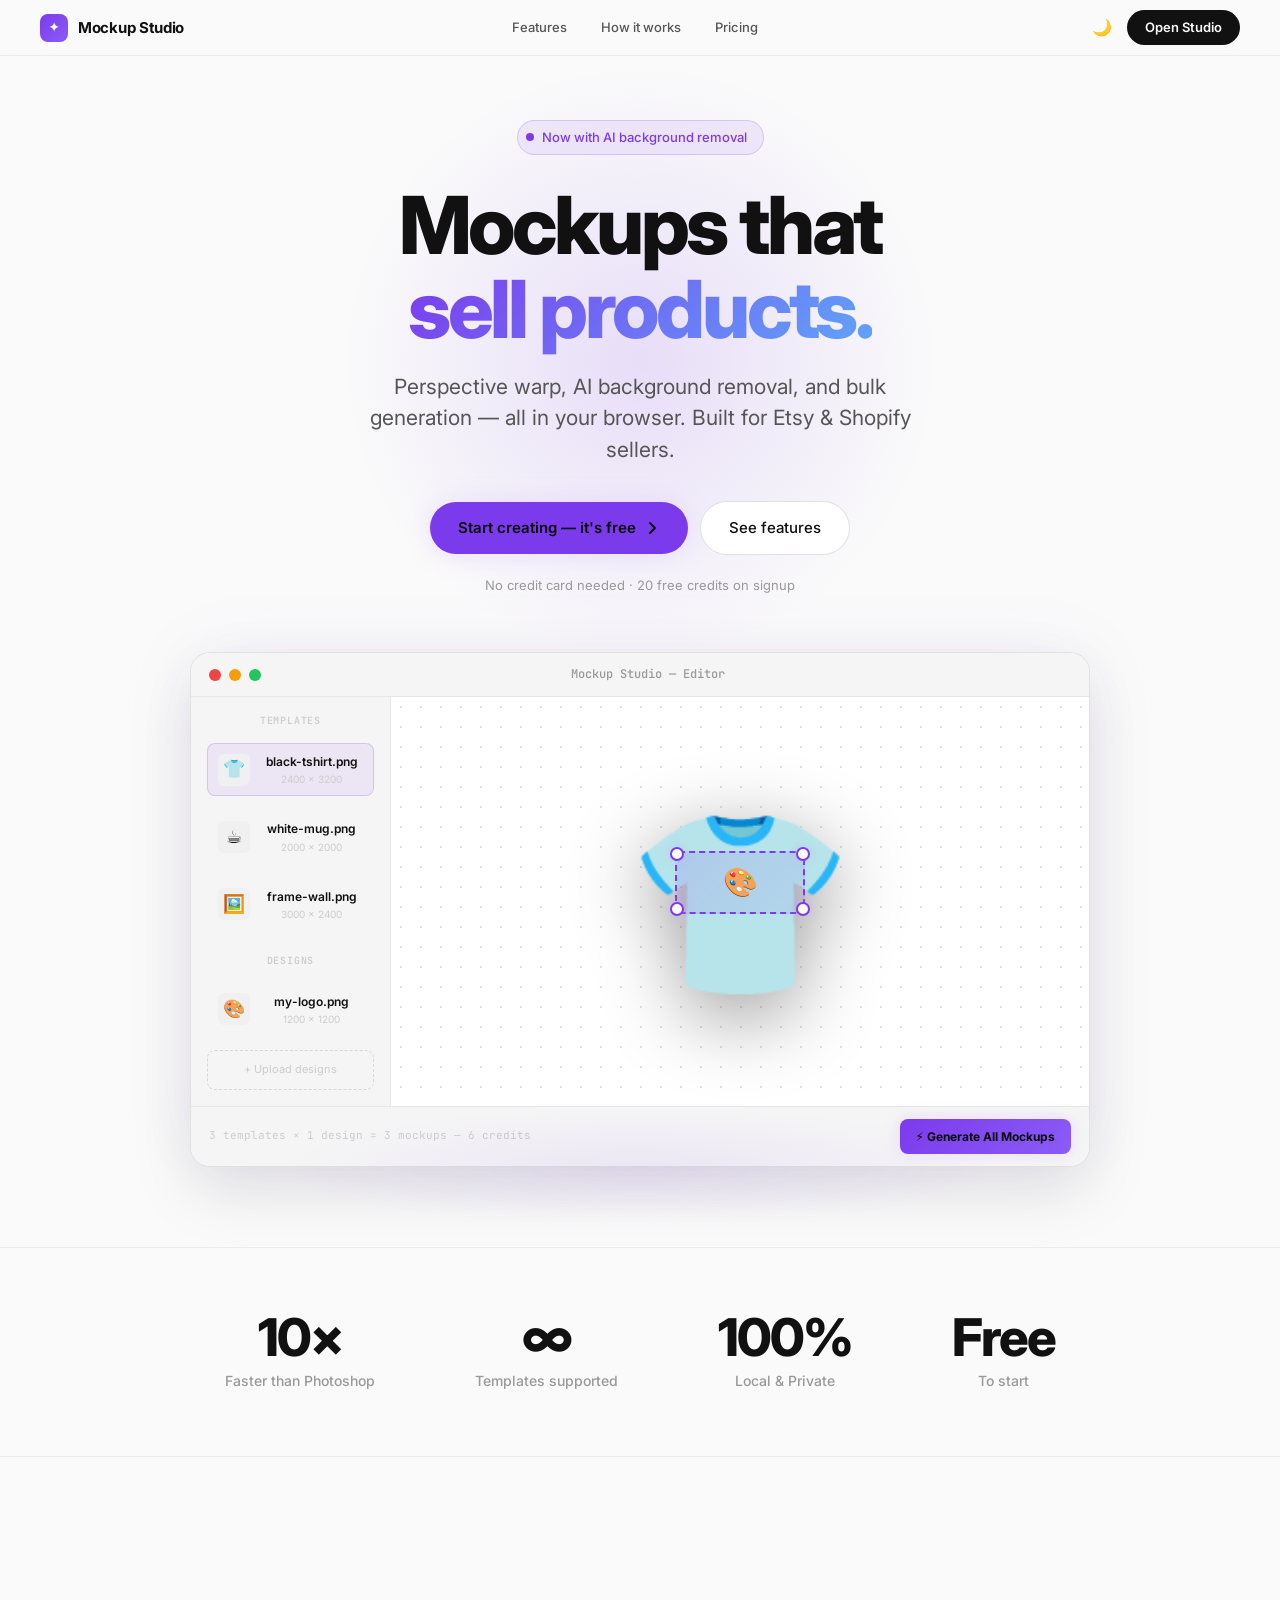
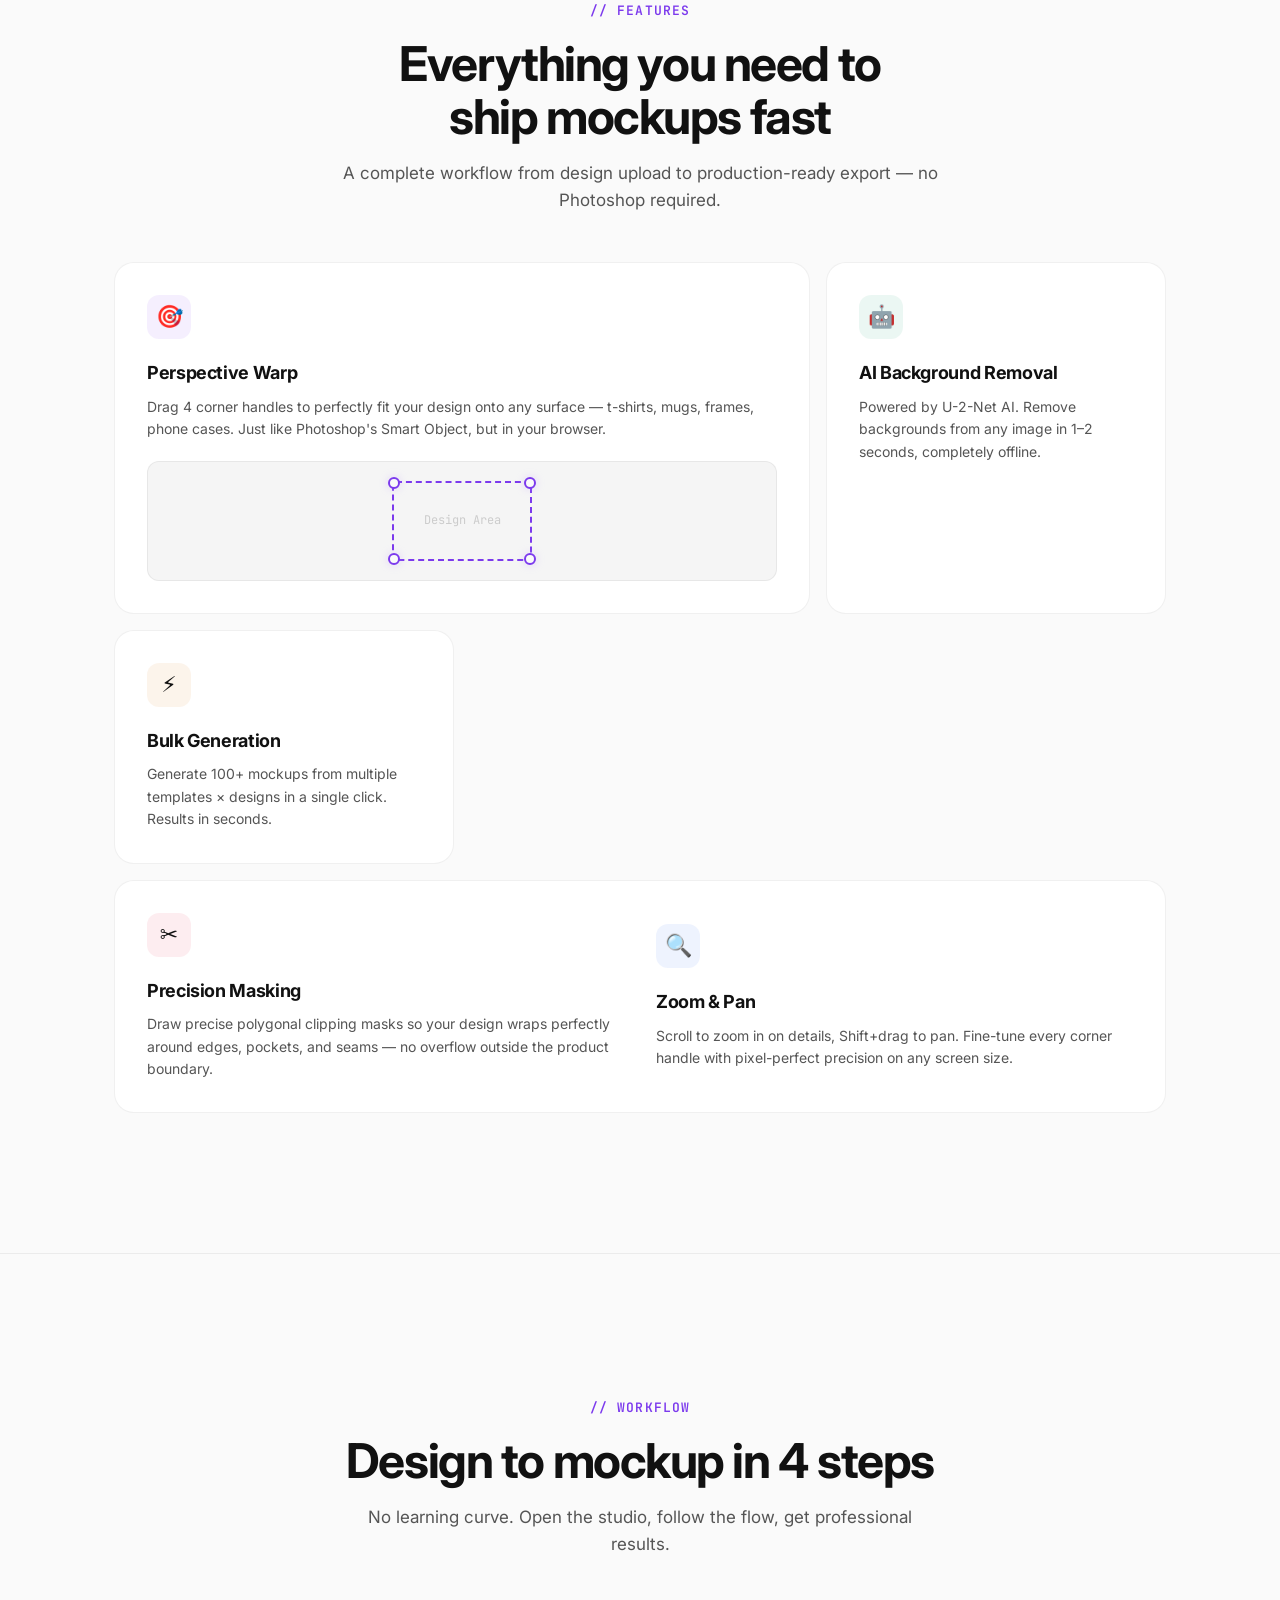
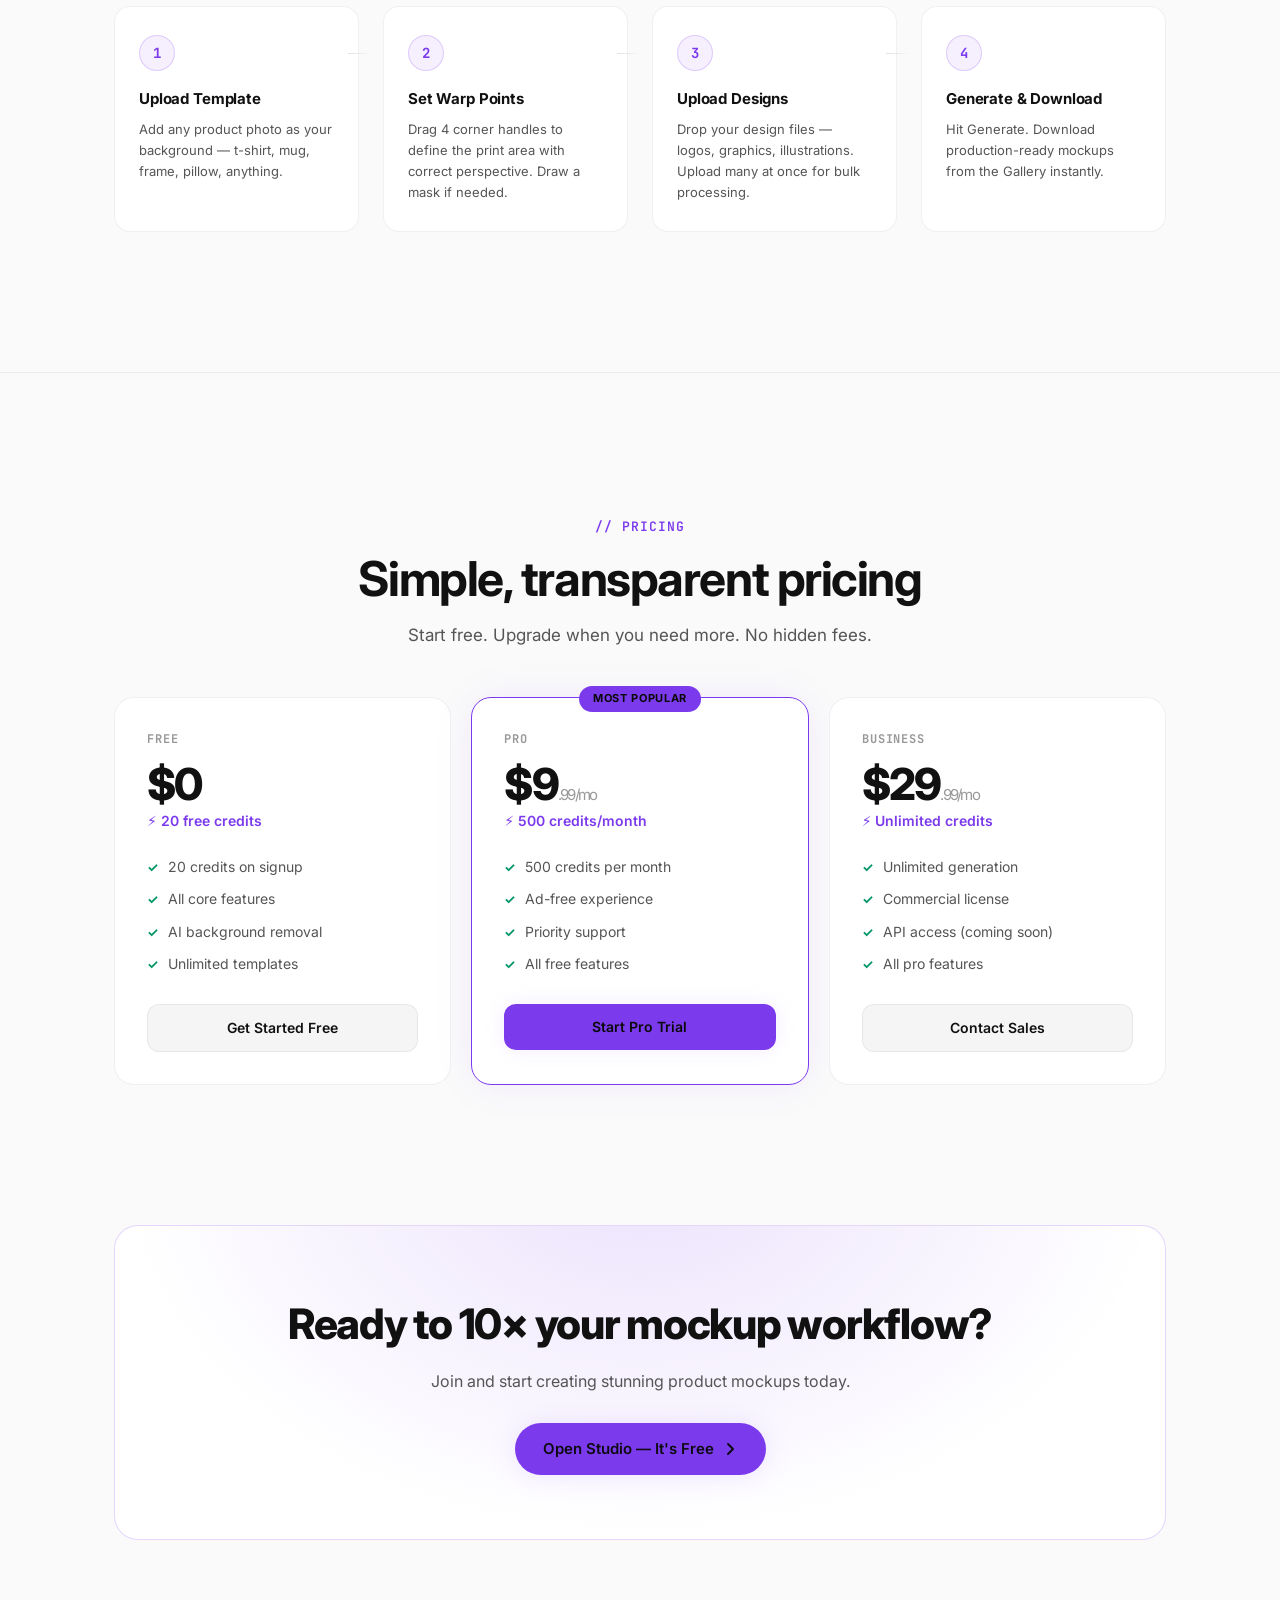
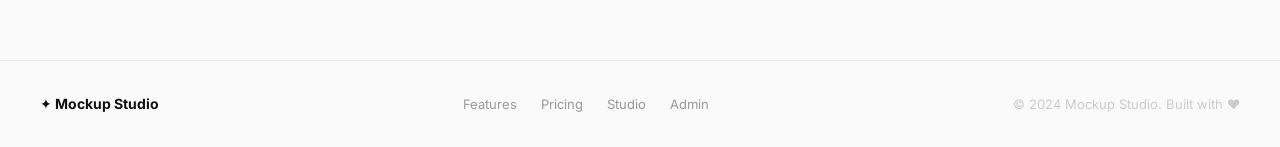
<file: templates/landing.html>
<!DOCTYPE html>
<html lang="en">
<head>
    <meta charset="UTF-8">
    <meta name="viewport" content="width=device-width, initial-scale=1.0">
    <title>Mockup Studio — AI-Powered Mockup Generator</title>
    <meta name="description" content="Create stunning product mockups in seconds with AI-powered background removal and perspective warping. Built for Etsy & Shopify sellers.">
    <link rel="preconnect" href="https://fonts.googleapis.com">
    <link rel="preconnect" href="https://fonts.gstatic.com" crossorigin>
    <link href="https://fonts.googleapis.com/css2?family=Inter:wght@300;400;500;600;700;800;900&family=JetBrains+Mono:wght@400;500;600&display=swap" rel="stylesheet">
    <style>
        /* ═══════════════════════════════════════════
           DESIGN TOKENS
        ═══════════════════════════════════════════ */
        :root {
            --bg-primary: #0a0a0a;
            --bg-secondary: #111111;
            --bg-tertiary: #181818;
            --bg-elevated: #1e1e1e;
            --bg-hover: #252525;

            --accent: #c4a1ff;
            --accent-dim: #a07de0;
            --accent-glow: rgba(196, 161, 255, 0.15);
            --accent-glow-strong: rgba(196, 161, 255, 0.25);

            --green: #5bf5a0;
            --green-dim: rgba(91, 245, 160, 0.12);
            --amber: #fbbf24;
            --amber-dim: rgba(251, 191, 36, 0.12);
            --blue: #60a5fa;
            --blue-dim: rgba(96, 165, 250, 0.12);
            --rose: #fb7185;
            --rose-dim: rgba(251, 113, 133, 0.12);

            --text-primary: #f5f5f5;
            --text-secondary: #a0a0a0;
            --text-tertiary: #666666;
            --text-muted: #444444;

            --border: rgba(255, 255, 255, 0.06);
            --border-hover: rgba(255, 255, 255, 0.12);
            --border-accent: rgba(196, 161, 255, 0.2);

            --radius-sm: 8px;
            --radius-md: 12px;
            --radius-lg: 16px;
            --radius-xl: 20px;
            --radius-2xl: 24px;
            --radius-full: 9999px;

            --font-sans: 'Inter', -apple-system, BlinkMacSystemFont, 'Segoe UI', system-ui, sans-serif;
            --font-mono: 'JetBrains Mono', 'SF Mono', 'Fira Code', monospace;

            --shadow-sm: 0 1px 2px rgba(0,0,0,0.4);
            --shadow-md: 0 4px 16px rgba(0,0,0,0.4);
            --shadow-lg: 0 12px 48px rgba(0,0,0,0.5);
            --shadow-xl: 0 24px 64px rgba(0,0,0,0.6);
            --shadow-glow: 0 0 80px rgba(196, 161, 255, 0.08);
        }

        [data-theme="light"] {
            --bg-primary: #fafafa;
            --bg-secondary: #ffffff;
            --bg-tertiary: #f5f5f5;
            --bg-elevated: #ffffff;
            --bg-hover: #f0f0f0;

            --accent: #7c3aed;
            --accent-dim: #6d28d9;
            --accent-glow: rgba(124, 58, 237, 0.08);
            --accent-glow-strong: rgba(124, 58, 237, 0.15);

            --green: #059669;
            --green-dim: rgba(5, 150, 105, 0.08);
            --amber: #d97706;
            --amber-dim: rgba(217, 119, 6, 0.08);
            --blue: #2563eb;
            --blue-dim: rgba(37, 99, 235, 0.08);
            --rose: #e11d48;
            --rose-dim: rgba(225, 29, 72, 0.08);

            --text-primary: #111111;
            --text-secondary: #555555;
            --text-tertiary: #999999;
            --text-muted: #cccccc;

            --border: rgba(0, 0, 0, 0.06);
            --border-hover: rgba(0, 0, 0, 0.12);
            --border-accent: rgba(124, 58, 237, 0.2);

            --shadow-sm: 0 1px 2px rgba(0,0,0,0.05);
            --shadow-md: 0 4px 16px rgba(0,0,0,0.06);
            --shadow-lg: 0 12px 48px rgba(0,0,0,0.08);
            --shadow-xl: 0 24px 64px rgba(0,0,0,0.1);
            --shadow-glow: 0 0 80px rgba(124, 58, 237, 0.06);
        }

        /* ═══════════════════════════════════════════
           RESET & BASE
        ═══════════════════════════════════════════ */
        *, *::before, *::after { box-sizing: border-box; margin: 0; padding: 0; }
        html { scroll-behavior: smooth; -webkit-text-size-adjust: 100%; }
        body {
            font-family: var(--font-sans);
            background: var(--bg-primary);
            color: var(--text-primary);
            -webkit-font-smoothing: antialiased;
            -moz-osx-font-smoothing: grayscale;
            overflow-x: hidden;
            line-height: 1.6;
        }
        a { color: inherit; text-decoration: none; }
        img { display: block; max-width: 100%; }
        ::-webkit-scrollbar { width: 6px; }
        ::-webkit-scrollbar-track { background: transparent; }
        ::-webkit-scrollbar-thumb { background: var(--text-muted); border-radius: 3px; }

        /* ═══════════════════════════════════════════
           NAVIGATION
        ═══════════════════════════════════════════ */
        .nav {
            position: fixed; top: 0; left: 0; right: 0; z-index: 1000;
            height: 56px;
            display: flex; align-items: center; justify-content: space-between;
            padding: 0 clamp(16px, 4vw, 40px);
            background: rgba(10, 10, 10, 0.7);
            backdrop-filter: blur(20px) saturate(180%);
            -webkit-backdrop-filter: blur(20px) saturate(180%);
            border-bottom: 1px solid var(--border);
            transition: background 0.3s;
        }
        [data-theme="light"] .nav { background: rgba(250, 250, 250, 0.8); }

        .nav-brand {
            display: flex; align-items: center; gap: 10px;
            font-size: 15px; font-weight: 700; letter-spacing: -0.02em;
            color: var(--text-primary);
        }
        .nav-brand-icon {
            width: 28px; height: 28px; border-radius: var(--radius-sm);
            background: linear-gradient(135deg, var(--accent), #8b5cf6);
            display: flex; align-items: center; justify-content: center;
            font-size: 14px; color: white;
        }

        .nav-links {
            display: flex; align-items: center; gap: 6px;
        }
        .nav-link {
            padding: 6px 14px; border-radius: var(--radius-full);
            font-size: 13px; font-weight: 500; color: var(--text-secondary);
            transition: all 0.2s;
        }
        .nav-link:hover { color: var(--text-primary); background: var(--bg-hover); }

        .nav-actions { display: flex; align-items: center; gap: 8px; }
        .nav-theme-btn {
            width: 34px; height: 34px; border-radius: var(--radius-full);
            border: none; background: transparent; cursor: pointer;
            font-size: 16px; display: flex; align-items: center; justify-content: center;
            color: var(--text-secondary); transition: all 0.2s;
        }
        .nav-theme-btn:hover { background: var(--bg-hover); color: var(--text-primary); }
        .nav-cta {
            padding: 7px 18px; border-radius: var(--radius-full);
            background: var(--text-primary); color: var(--bg-primary);
            font-size: 13px; font-weight: 600; border: none; cursor: pointer;
            transition: all 0.2s; font-family: inherit;
        }
        .nav-cta:hover { opacity: 0.85; transform: scale(0.98); }

        /* ═══════════════════════════════════════════
           HERO
        ═══════════════════════════════════════════ */
        .hero {
            position: relative;
            min-height: 100vh;
            display: flex; flex-direction: column;
            align-items: center; justify-content: center;
            text-align: center;
            padding: 120px 24px 80px;
            overflow: hidden;
        }

        /* Ambient glow behind hero */
        .hero::before {
            content: '';
            position: absolute;
            width: 600px; height: 600px;
            top: 5%; left: 50%; transform: translateX(-50%);
            background: radial-gradient(circle, var(--accent-glow-strong) 0%, transparent 70%);
            pointer-events: none;
            animation: pulse-glow 6s ease-in-out infinite alternate;
        }
        @keyframes pulse-glow {
            0% { opacity: 0.5; transform: translateX(-50%) scale(1); }
            100% { opacity: 1; transform: translateX(-50%) scale(1.15); }
        }

        .hero-tag {
            display: inline-flex; align-items: center; gap: 8px;
            padding: 6px 16px 6px 8px;
            border-radius: var(--radius-full);
            background: var(--accent-glow);
            border: 1px solid var(--border-accent);
            font-size: 13px; font-weight: 500; color: var(--accent);
            margin-bottom: 28px;
            animation: fade-up 0.6s ease both;
        }
        .hero-tag-dot {
            width: 8px; height: 8px; border-radius: 50%;
            background: var(--accent);
            animation: blink 2s ease-in-out infinite;
        }
        @keyframes blink {
            0%, 100% { opacity: 1; } 50% { opacity: 0.3; }
        }

        .hero h1 {
            font-size: clamp(44px, 8vw, 80px);
            font-weight: 800;
            line-height: 1.05;
            letter-spacing: -0.04em;
            margin-bottom: 20px;
            animation: fade-up 0.6s ease 0.1s both;
            max-width: 800px;
        }
        .hero h1 .highlight {
            background: linear-gradient(135deg, var(--accent), #60a5fa);
            -webkit-background-clip: text;
            -webkit-text-fill-color: transparent;
            background-clip: text;
        }
        .hero-subtitle {
            font-size: clamp(17px, 2.5vw, 21px);
            color: var(--text-secondary);
            max-width: 560px;
            line-height: 1.5;
            margin-bottom: 36px;
            font-weight: 400;
            animation: fade-up 0.6s ease 0.2s both;
        }
        .hero-actions {
            display: flex; gap: 12px; align-items: center;
            flex-wrap: wrap; justify-content: center;
            animation: fade-up 0.6s ease 0.3s both;
        }
        .btn-primary {
            display: inline-flex; align-items: center; gap: 8px;
            padding: 14px 28px; border-radius: var(--radius-full);
            background: var(--accent);
            color: #0a0a0a; font-size: 15px; font-weight: 600;
            border: none; cursor: pointer; font-family: inherit;
            transition: all 0.2s;
            box-shadow: 0 0 24px rgba(196, 161, 255, 0.25);
        }
        .btn-primary:hover { transform: translateY(-1px); box-shadow: 0 0 40px rgba(196, 161, 255, 0.35); }
        .btn-secondary {
            display: inline-flex; align-items: center; gap: 8px;
            padding: 14px 28px; border-radius: var(--radius-full);
            background: var(--bg-elevated);
            border: 1px solid var(--border-hover);
            color: var(--text-primary); font-size: 15px; font-weight: 500;
            cursor: pointer; font-family: inherit; transition: all 0.2s;
        }
        .btn-secondary:hover { border-color: var(--text-muted); background: var(--bg-hover); }
        .hero-note {
            margin-top: 20px;
            font-size: 13px; color: var(--text-tertiary);
            animation: fade-up 0.6s ease 0.4s both;
        }

        @keyframes fade-up {
            from { opacity: 0; transform: translateY(16px); }
            to { opacity: 1; transform: translateY(0); }
        }

        /* ═══════════════════════════════════════════
           APP PREVIEW
        ═══════════════════════════════════════════ */
        .app-preview {
            margin-top: 56px; width: 100%; max-width: 900px;
            animation: fade-up 0.8s ease 0.5s both;
            position: relative;
        }
        .app-preview::after {
            content: '';
            position: absolute; bottom: -60px; left: 50%;
            transform: translateX(-50%);
            width: 80%; height: 120px;
            background: radial-gradient(ellipse, var(--accent-glow) 0%, transparent 70%);
            pointer-events: none;
        }
        .app-window {
            background: var(--bg-secondary);
            border: 1px solid var(--border-hover);
            border-radius: var(--radius-xl);
            overflow: hidden;
            box-shadow: var(--shadow-xl), var(--shadow-glow);
        }
        .app-bar {
            display: flex; align-items: center; gap: 8px;
            padding: 12px 18px;
            background: var(--bg-tertiary);
            border-bottom: 1px solid var(--border);
        }
        .app-dot { width: 12px; height: 12px; border-radius: 50%; }
        .app-dot.r { background: #ef4444; }
        .app-dot.y { background: #f59e0b; }
        .app-dot.g { background: #22c55e; }
        .app-bar-title {
            flex: 1; text-align: center;
            font-size: 12px; font-weight: 500; color: var(--text-tertiary);
            font-family: var(--font-mono);
        }
        .app-body {
            display: flex; min-height: 360px;
        }
        /* Sidebar */
        .app-sidebar {
            width: 200px; background: var(--bg-tertiary);
            border-right: 1px solid var(--border);
            padding: 16px; display: flex; flex-direction: column; gap: 14px;
            flex-shrink: 0;
        }
        .app-sidebar-label {
            font-size: 10px; font-weight: 600; color: var(--text-muted);
            text-transform: uppercase; letter-spacing: 0.08em;
            font-family: var(--font-mono);
        }
        .app-sidebar-item {
            display: flex; align-items: center; gap: 10px;
            padding: 8px 10px; border-radius: 8px;
            background: rgba(255,255,255,0.02);
            border: 1px solid transparent;
            transition: all 0.2s;
        }
        .app-sidebar-item.active {
            background: var(--accent-glow);
            border-color: var(--border-accent);
        }
        .app-sidebar-thumb {
            width: 32px; height: 32px; border-radius: 6px;
            display: flex; align-items: center; justify-content: center;
            font-size: 18px;
            background: var(--bg-hover); flex-shrink: 0;
        }
        .app-sidebar-info { flex: 1; min-width: 0; }
        .app-sidebar-name {
            font-size: 12px; font-weight: 600; color: var(--text-primary);
            white-space: nowrap; overflow: hidden; text-overflow: ellipsis;
        }
        .app-sidebar-meta { font-size: 10px; color: var(--text-muted); }
        .app-sidebar-upload {
            border: 1.5px dashed var(--border-hover); border-radius: 8px;
            padding: 10px; text-align: center;
            font-size: 11px; color: var(--text-muted);
        }
        /* Canvas */
        .app-canvas {
            flex: 1; display: flex; align-items: center; justify-content: center;
            padding: 32px; position: relative;
            background-image: radial-gradient(var(--border-hover) 1px, transparent 1px);
            background-size: 20px 20px;
        }
        .app-mockup {
            position: relative; width: 260px;
        }
        .app-mockup-img {
            font-size: 180px; line-height: 1;
            filter: drop-shadow(0 20px 40px rgba(0,0,0,0.4));
            display: block; text-align: center;
        }
        .app-mockup-design {
            position: absolute;
            top: 22%; left: 25%; width: 50%; height: 35%;
            background: linear-gradient(135deg, var(--accent-glow-strong), var(--accent-glow));
            border: 2px dashed var(--accent);
            border-radius: 4px;
            display: flex; align-items: center; justify-content: center;
            font-size: 28px;
        }
        .app-handle {
            position: absolute; width: 14px; height: 14px;
            background: var(--bg-primary); border: 2.5px solid var(--accent);
            border-radius: 50%; z-index: 2;
            box-shadow: 0 0 12px rgba(196, 161, 255, 0.4);
        }
        .app-handle.tl { top: 20%; left: 23%; }
        .app-handle.tr { top: 20%; right: 23%; }
        .app-handle.br { bottom: 42%; right: 23%; }
        .app-handle.bl { bottom: 42%; left: 23%; }
        /* Bottom bar */
        .app-bottom {
            display: flex; align-items: center; justify-content: space-between;
            padding: 12px 18px;
            background: var(--bg-tertiary);
            border-top: 1px solid var(--border);
        }
        .app-bottom-info {
            font-size: 11px; color: var(--text-muted);
            font-family: var(--font-mono);
        }
        .app-bottom-btn {
            display: inline-flex; align-items: center; gap: 6px;
            background: linear-gradient(135deg, var(--accent), #8b5cf6);
            color: #0a0a0a; font-size: 12px; font-weight: 700;
            padding: 8px 16px; border-radius: 8px; border: none;
            box-shadow: 0 0 16px rgba(196, 161, 255, 0.3);
        }
        @media (max-width: 700px) {
            .app-sidebar { display: none; }
        }

        /* ═══════════════════════════════════════════
           STATS STRIP
        ═══════════════════════════════════════════ */
        .stats-strip {
            display: flex; justify-content: center; gap: clamp(40px, 8vw, 100px);
            flex-wrap: wrap;
            padding: 64px 24px;
            border-top: 1px solid var(--border);
            border-bottom: 1px solid var(--border);
        }
        .stat { text-align: center; }
        .stat-value {
            font-size: clamp(36px, 5vw, 52px);
            font-weight: 800; letter-spacing: -0.04em;
            line-height: 1;
        }
        .stat-label {
            margin-top: 6px;
            font-size: 14px; color: var(--text-tertiary); font-weight: 500;
        }

        /* ═══════════════════════════════════════════
           SECTION CONTAINER
        ═══════════════════════════════════════════ */
        .section {
            padding: clamp(80px, 12vw, 140px) 24px;
            max-width: 1100px;
            margin: 0 auto;
        }
        .section-label {
            display: inline-flex; align-items: center; gap: 6px;
            font-size: 13px; font-weight: 600; color: var(--accent);
            text-transform: uppercase; letter-spacing: 0.08em;
            margin-bottom: 16px;
            font-family: var(--font-mono);
        }
        .section-title {
            font-size: clamp(32px, 5vw, 48px);
            font-weight: 700; letter-spacing: -0.03em;
            line-height: 1.1;
            margin-bottom: 16px;
        }
        .section-desc {
            font-size: 17px; color: var(--text-secondary);
            max-width: 600px; line-height: 1.6;
        }
        .section-center { text-align: center; }
        .section-center .section-desc { margin: 0 auto; }

        /* ═══════════════════════════════════════════
           FEATURE GRID (BENTO)
        ═══════════════════════════════════════════ */
        .bento-grid {
            display: grid;
            grid-template-columns: repeat(3, 1fr);
            gap: 16px;
            margin-top: 48px;
        }
        .bento-card {
            background: var(--bg-secondary);
            border: 1px solid var(--border);
            border-radius: var(--radius-xl);
            padding: 32px;
            position: relative;
            overflow: hidden;
            transition: all 0.3s;
        }
        .bento-card:hover {
            border-color: var(--border-hover);
            box-shadow: var(--shadow-md);
            transform: translateY(-2px);
        }
        .bento-card.span-2 { grid-column: span 2; }
        .bento-card.span-full { grid-column: 1 / -1; }

        .bento-icon {
            width: 44px; height: 44px;
            border-radius: var(--radius-md);
            display: flex; align-items: center; justify-content: center;
            font-size: 22px;
            margin-bottom: 20px;
        }
        .bento-icon.purple { background: var(--accent-glow); }
        .bento-icon.green  { background: var(--green-dim); }
        .bento-icon.amber  { background: var(--amber-dim); }
        .bento-icon.blue   { background: var(--blue-dim); }
        .bento-icon.rose   { background: var(--rose-dim); }

        .bento-title {
            font-size: 18px; font-weight: 700;
            margin-bottom: 8px; letter-spacing: -0.02em;
        }
        .bento-desc {
            font-size: 14px; color: var(--text-secondary); line-height: 1.6;
        }

        /* Decorative code snippet inside wide card */
        .bento-code {
            margin-top: 20px;
            background: var(--bg-tertiary);
            border: 1px solid var(--border);
            border-radius: var(--radius-md);
            padding: 16px 20px;
            font-family: var(--font-mono);
            font-size: 12px;
            color: var(--text-tertiary);
            line-height: 1.7;
            overflow: hidden;
        }
        .bento-code .kw { color: var(--accent); }
        .bento-code .fn { color: var(--green); }
        .bento-code .str { color: var(--amber); }
        .bento-code .cmt { color: var(--text-muted); font-style: italic; }

        /* ═══════════════════════════════════════════
           HOW IT WORKS
        ═══════════════════════════════════════════ */
        .steps-grid {
            display: grid;
            grid-template-columns: repeat(4, 1fr);
            gap: 24px;
            margin-top: 48px;
        }
        .step-card {
            position: relative;
            padding: 28px 24px;
            border-radius: var(--radius-lg);
            border: 1px solid var(--border);
            background: var(--bg-secondary);
            transition: all 0.3s;
        }
        .step-card:hover {
            border-color: var(--border-hover);
            transform: translateY(-2px);
        }
        .step-num {
            width: 36px; height: 36px; border-radius: 50%;
            background: var(--accent-glow);
            border: 1px solid var(--border-accent);
            display: flex; align-items: center; justify-content: center;
            font-size: 14px; font-weight: 700; color: var(--accent);
            margin-bottom: 16px;
            font-family: var(--font-mono);
        }
        .step-title {
            font-size: 15px; font-weight: 700;
            margin-bottom: 8px; letter-spacing: -0.01em;
        }
        .step-desc {
            font-size: 13px; color: var(--text-secondary); line-height: 1.6;
        }
        /* Connector line between steps */
        .step-card:not(:last-child)::after {
            content: '';
            position: absolute;
            top: 46px; right: -14px;
            width: 24px; height: 1px;
            background: linear-gradient(90deg, var(--border-hover), transparent);
        }

        /* ═══════════════════════════════════════════
           PRICING
        ═══════════════════════════════════════════ */
        .pricing-grid {
            display: grid;
            grid-template-columns: repeat(3, 1fr);
            gap: 20px;
            margin-top: 48px;
        }
        .price-card {
            background: var(--bg-secondary);
            border: 1px solid var(--border);
            border-radius: var(--radius-xl);
            padding: 32px;
            transition: all 0.3s;
            position: relative;
        }
        .price-card:hover {
            border-color: var(--border-hover);
            transform: translateY(-2px);
        }
        .price-card.featured {
            border-color: var(--accent);
            box-shadow: 0 0 40px var(--accent-glow);
        }
        .price-badge {
            position: absolute; top: -12px; left: 50%; transform: translateX(-50%);
            background: var(--accent); color: #0a0a0a;
            font-size: 11px; font-weight: 700; padding: 4px 14px;
            border-radius: var(--radius-full); letter-spacing: 0.06em;
            white-space: nowrap;
        }
        .price-plan {
            font-size: 12px; font-weight: 700; color: var(--text-tertiary);
            text-transform: uppercase; letter-spacing: 0.08em;
            margin-bottom: 12px; font-family: var(--font-mono);
        }
        .price-amount {
            font-size: 44px; font-weight: 800;
            letter-spacing: -0.04em; line-height: 1;
        }
        .price-amount span {
            font-size: 15px; font-weight: 400; color: var(--text-tertiary);
        }
        .price-credits {
            font-size: 14px; font-weight: 600; color: var(--accent);
            margin-top: 4px; margin-bottom: 24px;
        }
        .price-features {
            list-style: none;
            display: flex; flex-direction: column; gap: 10px;
            margin-bottom: 28px;
        }
        .price-features li {
            font-size: 14px; color: var(--text-secondary);
            display: flex; align-items: center; gap: 10px;
        }
        .price-features li::before {
            content: '✓'; color: var(--green); font-weight: 700;
            font-size: 13px; flex-shrink: 0;
        }
        .price-btn {
            display: block; text-align: center;
            padding: 12px; border-radius: var(--radius-md);
            font-size: 14px; font-weight: 600; transition: all 0.2s;
            border: none; cursor: pointer; font-family: inherit; width: 100%;
        }
        .price-btn-accent {
            background: var(--accent); color: #0a0a0a;
            box-shadow: 0 0 20px rgba(196, 161, 255, 0.2);
        }
        .price-btn-accent:hover { box-shadow: 0 0 32px rgba(196, 161, 255, 0.35); }
        .price-btn-ghost {
            background: var(--bg-tertiary); color: var(--text-primary);
            border: 1px solid var(--border);
        }
        .price-btn-ghost:hover { background: var(--bg-hover); }

        /* ═══════════════════════════════════════════
           CTA BANNER
        ═══════════════════════════════════════════ */
        .cta-section {
            padding: 0 24px 120px;
            max-width: 1100px; margin: 0 auto;
        }
        .cta-banner {
            position: relative;
            background: var(--bg-secondary);
            border: 1px solid var(--border-accent);
            border-radius: var(--radius-2xl);
            padding: 64px 48px;
            text-align: center;
            overflow: hidden;
        }
        .cta-banner::before {
            content: '';
            position: absolute; inset: 0;
            background: radial-gradient(ellipse at 50% -20%, var(--accent-glow-strong), transparent 70%);
            pointer-events: none;
        }
        .cta-banner h2 {
            font-size: clamp(28px, 4vw, 42px);
            font-weight: 800; letter-spacing: -0.03em;
            margin-bottom: 12px; position: relative;
        }
        .cta-banner p {
            font-size: 16px; color: var(--text-secondary);
            margin-bottom: 28px; position: relative;
        }

        /* ═══════════════════════════════════════════
           FOOTER
        ═══════════════════════════════════════════ */
        .footer {
            border-top: 1px solid var(--border);
            padding: 32px clamp(24px, 4vw, 40px);
            display: flex; align-items: center; justify-content: space-between;
            flex-wrap: wrap; gap: 16px;
        }
        .footer-brand { font-weight: 700; font-size: 14px; }
        .footer-links { display: flex; gap: 24px; }
        .footer-links a {
            font-size: 13px; color: var(--text-tertiary);
            transition: color 0.2s;
        }
        .footer-links a:hover { color: var(--text-secondary); }
        .footer-copy { font-size: 13px; color: var(--text-muted); }

        /* ═══════════════════════════════════════════
           RESPONSIVE
        ═══════════════════════════════════════════ */
        @media (max-width: 900px) {
            .bento-grid { grid-template-columns: 1fr; }
            .bento-card.span-2 { grid-column: span 1; }
            .bento-card.span-full { grid-column: span 1; }
            .steps-grid { grid-template-columns: repeat(2, 1fr); }
            .step-card::after { display: none; }
            .pricing-grid { grid-template-columns: 1fr; max-width: 400px; margin-left: auto; margin-right: auto; }
            .nav-links { display: none; }
        }
        @media (max-width: 600px) {
            .steps-grid { grid-template-columns: 1fr; }
            .stats-strip { gap: 32px; }
            .cta-banner { padding: 40px 24px; }
        }

        /* ═══════════════════════════════════════════
           SEPARATOR
        ═══════════════════════════════════════════ */
        .divider {
            border: none;
            border-top: 1px solid var(--border);
        }
    </style>
</head>
<body>

<!-- ═══════════════ NAVIGATION ═══════════════ -->
<nav class="nav">
    <a href="/" class="nav-brand">
        <div class="nav-brand-icon">✦</div>
        Mockup Studio
    </a>
    <div class="nav-links">
        <a href="#features" class="nav-link">Features</a>
        <a href="#how-it-works" class="nav-link">How it works</a>
        <a href="#pricing" class="nav-link">Pricing</a>
    </div>
    <div class="nav-actions">
        <button id="theme-toggle" class="nav-theme-btn" onclick="toggleTheme()">☀️</button>
        <a href="/studio" class="nav-cta">Open Studio</a>
    </div>
</nav>

<!-- ═══════════════ HERO ═══════════════ -->
<section class="hero">
    <div class="hero-tag">
        <div class="hero-tag-dot"></div>
        Now with AI background removal
    </div>

    <h1>
        Mockups that<br>
        <span class="highlight">sell products.</span>
    </h1>

    <p class="hero-subtitle">
        Perspective warp, AI background removal, and bulk generation — 
        all in your browser. Built for Etsy & Shopify sellers.
    </p>

    <div class="hero-actions">
        <a href="/studio" class="btn-primary">
            Start creating — it's free
            <svg width="16" height="16" viewBox="0 0 16 16" fill="none"><path d="M6 3l5 5-5 5" stroke="currentColor" stroke-width="2" stroke-linecap="round" stroke-linejoin="round"/></svg>
        </a>
        <a href="#features" class="btn-secondary">See features</a>
    </div>

    <div class="hero-note">No credit card needed · 20 free credits on signup</div>

    <!-- App Preview -->
    <div class="app-preview">
        <div class="app-window">
            <div class="app-bar">
                <div class="app-dot r"></div>
                <div class="app-dot y"></div>
                <div class="app-dot g"></div>
                <div class="app-bar-title">Mockup Studio — Editor</div>
                <div style="width: 36px;"></div>
            </div>
            <div class="app-body">
                <!-- Sidebar -->
                <div class="app-sidebar">
                    <div class="app-sidebar-label">Templates</div>
                    <div class="app-sidebar-item active">
                        <div class="app-sidebar-thumb">👕</div>
                        <div class="app-sidebar-info">
                            <div class="app-sidebar-name">black-tshirt.png</div>
                            <div class="app-sidebar-meta">2400 × 3200</div>
                        </div>
                    </div>
                    <div class="app-sidebar-item">
                        <div class="app-sidebar-thumb">☕</div>
                        <div class="app-sidebar-info">
                            <div class="app-sidebar-name">white-mug.png</div>
                            <div class="app-sidebar-meta">2000 × 2000</div>
                        </div>
                    </div>
                    <div class="app-sidebar-item">
                        <div class="app-sidebar-thumb">🖼️</div>
                        <div class="app-sidebar-info">
                            <div class="app-sidebar-name">frame-wall.png</div>
                            <div class="app-sidebar-meta">3000 × 2400</div>
                        </div>
                    </div>
                    <div class="app-sidebar-label" style="margin-top:8px;">Designs</div>
                    <div class="app-sidebar-item">
                        <div class="app-sidebar-thumb">🎨</div>
                        <div class="app-sidebar-info">
                            <div class="app-sidebar-name">my-logo.png</div>
                            <div class="app-sidebar-meta">1200 × 1200</div>
                        </div>
                    </div>
                    <div class="app-sidebar-upload">+ Upload designs</div>
                </div>
                <!-- Canvas -->
                <div class="app-canvas">
                    <div class="app-mockup">
                        <div class="app-mockup-img">👕</div>
                        <div class="app-mockup-design">🎨</div>
                        <div class="app-handle tl"></div>
                        <div class="app-handle tr"></div>
                        <div class="app-handle br"></div>
                        <div class="app-handle bl"></div>
                    </div>
                </div>
            </div>
            <div class="app-bottom">
                <div class="app-bottom-info">3 templates × 1 design = 3 mockups — 6 credits</div>
                <div class="app-bottom-btn">⚡ Generate All Mockups</div>
            </div>
        </div>
    </div>
</section>

<!-- ═══════════════ STATS ═══════════════ -->
<div class="stats-strip">
    <div class="stat">
        <div class="stat-value">10×</div>
        <div class="stat-label">Faster than Photoshop</div>
    </div>
    <div class="stat">
        <div class="stat-value">∞</div>
        <div class="stat-label">Templates supported</div>
    </div>
    <div class="stat">
        <div class="stat-value">100%</div>
        <div class="stat-label">Local & Private</div>
    </div>
    <div class="stat">
        <div class="stat-value">Free</div>
        <div class="stat-label">To start</div>
    </div>
</div>

<!-- ═══════════════ FEATURES ═══════════════ -->
<div class="section" id="features">
    <div class="section-center">
        <div class="section-label">// features</div>
        <h2 class="section-title">Everything you need to<br>ship mockups fast</h2>
        <p class="section-desc">A complete workflow from design upload to production-ready export — no Photoshop required.</p>
    </div>

    <div class="bento-grid">
        <!-- Card 1: Perspective Warp (large) -->
        <div class="bento-card span-2">
            <div class="bento-icon purple">🎯</div>
            <div class="bento-title">Perspective Warp</div>
            <div class="bento-desc">Drag 4 corner handles to perfectly fit your design onto any surface — t-shirts, mugs, frames, phone cases. Just like Photoshop's Smart Object, but in your browser.</div>
            <div style="margin-top:20px;background:var(--bg-tertiary);border:1px solid var(--border);border-radius:12px;padding:24px;position:relative;height:120px;display:flex;align-items:center;justify-content:center;">
                <div style="width:140px;height:80px;border:2px dashed var(--accent);border-radius:4px;position:relative;display:flex;align-items:center;justify-content:center;color:var(--text-muted);font-size:12px;font-family:var(--font-mono);">Design Area
                    <div style="position:absolute;top:-6px;left:-6px;width:12px;height:12px;background:var(--bg-primary);border:2.5px solid var(--accent);border-radius:50%;box-shadow:0 0 8px rgba(196,161,255,0.4);"></div>
                    <div style="position:absolute;top:-6px;right:-6px;width:12px;height:12px;background:var(--bg-primary);border:2.5px solid var(--accent);border-radius:50%;box-shadow:0 0 8px rgba(196,161,255,0.4);"></div>
                    <div style="position:absolute;bottom:-6px;right:-6px;width:12px;height:12px;background:var(--bg-primary);border:2.5px solid var(--accent);border-radius:50%;box-shadow:0 0 8px rgba(196,161,255,0.4);"></div>
                    <div style="position:absolute;bottom:-6px;left:-6px;width:12px;height:12px;background:var(--bg-primary);border:2.5px solid var(--accent);border-radius:50%;box-shadow:0 0 8px rgba(196,161,255,0.4);"></div>
                </div>
            </div>
        </div>

        <!-- Card 2: AI BG Removal -->
        <div class="bento-card">
            <div class="bento-icon green">🤖</div>
            <div class="bento-title">AI Background Removal</div>
            <div class="bento-desc">Powered by U-2-Net AI. Remove backgrounds from any image in 1–2 seconds, completely offline.</div>
        </div>

        <!-- Card 3: Bulk Generation -->
        <div class="bento-card">
            <div class="bento-icon amber">⚡</div>
            <div class="bento-title">Bulk Generation</div>
            <div class="bento-desc">Generate 100+ mockups from multiple templates × designs in a single click. Results in seconds.</div>
        </div>

        <!-- Card 4: Custom Masking (wide) -->
        <div class="bento-card span-full" style="display:flex;gap:32px;align-items:center;flex-wrap:wrap;">
            <div style="flex:1;min-width:240px;">
                <div class="bento-icon rose">✂️</div>
                <div class="bento-title">Precision Masking</div>
                <div class="bento-desc">Draw precise polygonal clipping masks so your design wraps perfectly around edges, pockets, and seams — no overflow outside the product boundary.</div>
            </div>
            <div style="flex:1;min-width:240px;">
                <div class="bento-icon blue">🔍</div>
                <div class="bento-title">Zoom & Pan</div>
                <div class="bento-desc">Scroll to zoom in on details, Shift+drag to pan. Fine-tune every corner handle with pixel-perfect precision on any screen size.</div>
            </div>
        </div>
    </div>
</div>

<hr class="divider">

<!-- ═══════════════ HOW IT WORKS ═══════════════ -->
<div class="section" id="how-it-works">
    <div class="section-center">
        <div class="section-label">// workflow</div>
        <h2 class="section-title">Design to mockup in 4 steps</h2>
        <p class="section-desc">No learning curve. Open the studio, follow the flow, get professional results.</p>
    </div>

    <div class="steps-grid">
        <div class="step-card">
            <div class="step-num">1</div>
            <div class="step-title">Upload Template</div>
            <div class="step-desc">Add any product photo as your background — t-shirt, mug, frame, pillow, anything.</div>
        </div>
        <div class="step-card">
            <div class="step-num">2</div>
            <div class="step-title">Set Warp Points</div>
            <div class="step-desc">Drag 4 corner handles to define the print area with correct perspective. Draw a mask if needed.</div>
        </div>
        <div class="step-card">
            <div class="step-num">3</div>
            <div class="step-title">Upload Designs</div>
            <div class="step-desc">Drop your design files — logos, graphics, illustrations. Upload many at once for bulk processing.</div>
        </div>
        <div class="step-card">
            <div class="step-num">4</div>
            <div class="step-title">Generate & Download</div>
            <div class="step-desc">Hit Generate. Download production-ready mockups from the Gallery instantly.</div>
        </div>
    </div>
</div>

<hr class="divider">

<!-- ═══════════════ PRICING ═══════════════ -->
<div class="section" id="pricing">
    <div class="section-center">
        <div class="section-label">// pricing</div>
        <h2 class="section-title">Simple, transparent pricing</h2>
        <p class="section-desc">Start free. Upgrade when you need more. No hidden fees.</p>
    </div>

    <div class="pricing-grid">
        <div class="price-card">
            <div class="price-plan">Free</div>
            <div class="price-amount">$0</div>
            <div class="price-credits">⚡ 20 free credits</div>
            <ul class="price-features">
                <li>20 credits on signup</li>
                <li>All core features</li>
                <li>AI background removal</li>
                <li>Unlimited templates</li>
            </ul>
            <a href="/studio" class="price-btn price-btn-ghost">Get Started Free</a>
        </div>

        <div class="price-card featured">
            <div class="price-badge">MOST POPULAR</div>
            <div class="price-plan">Pro</div>
            <div class="price-amount">$9<span>.99/mo</span></div>
            <div class="price-credits">⚡ 500 credits/month</div>
            <ul class="price-features">
                <li>500 credits per month</li>
                <li>Ad-free experience</li>
                <li>Priority support</li>
                <li>All free features</li>
            </ul>
            <a href="/studio" class="price-btn price-btn-accent">Start Pro Trial</a>
        </div>

        <div class="price-card">
            <div class="price-plan">Business</div>
            <div class="price-amount">$29<span>.99/mo</span></div>
            <div class="price-credits">⚡ Unlimited credits</div>
            <ul class="price-features">
                <li>Unlimited generation</li>
                <li>Commercial license</li>
                <li>API access (coming soon)</li>
                <li>All pro features</li>
            </ul>
            <a href="/studio" class="price-btn price-btn-ghost">Contact Sales</a>
        </div>
    </div>
</div>

<!-- ═══════════════ CTA ═══════════════ -->
<div class="cta-section">
    <div class="cta-banner">
        <h2>Ready to 10× your mockup workflow?</h2>
        <p>Join and start creating stunning product mockups today.</p>
        <a href="/studio" class="btn-primary" style="display:inline-flex;">
            Open Studio — It's Free
            <svg width="16" height="16" viewBox="0 0 16 16" fill="none"><path d="M6 3l5 5-5 5" stroke="currentColor" stroke-width="2" stroke-linecap="round" stroke-linejoin="round"/></svg>
        </a>
    </div>
</div>

<!-- ═══════════════ FOOTER ═══════════════ -->
<footer class="footer">
    <div class="footer-brand">✦ Mockup Studio</div>
    <div class="footer-links">
        <a href="#features">Features</a>
        <a href="#pricing">Pricing</a>
        <a href="/studio">Studio</a>
        <a href="/admin">Admin</a>
    </div>
    <div class="footer-copy">© 2024 Mockup Studio. Built with ❤️</div>
</footer>

<!-- ═══════════════ SCRIPT ═══════════════ -->
<script>
    const savedTheme = localStorage.getItem('theme') || (window.matchMedia('(prefers-color-scheme: dark)').matches ? 'dark' : 'light');
    document.documentElement.setAttribute('data-theme', savedTheme);
    window.addEventListener('DOMContentLoaded', () => {
        const btn = document.getElementById('theme-toggle');
        if (btn) btn.textContent = savedTheme === 'dark' ? '☀️' : '🌙';
    });
    function toggleTheme() {
        const current = document.documentElement.getAttribute('data-theme');
        const next = current === 'dark' ? 'light' : 'dark';
        document.documentElement.setAttribute('data-theme', next);
        localStorage.setItem('theme', next);
        const btn = document.getElementById('theme-toggle');
        if (btn) btn.textContent = next === 'dark' ? '☀️' : '🌙';
    }

    /* Smooth scroll-linked nav border */
    const nav = document.querySelector('.nav');
    window.addEventListener('scroll', () => {
        nav.style.borderBottomColor = window.scrollY > 20 ? 'var(--border-hover)' : 'var(--border)';
    });

    /* Intersection Observer for fade-in on scroll */
    const observer = new IntersectionObserver((entries) => {
        entries.forEach(entry => {
            if (entry.isIntersecting) {
                entry.target.style.opacity = '1';
                entry.target.style.transform = 'translateY(0)';
            }
        });
    }, { threshold: 0.1 });

    document.querySelectorAll('.bento-card, .step-card, .price-card, .stat').forEach(el => {
        el.style.opacity = '0';
        el.style.transform = 'translateY(20px)';
        el.style.transition = 'opacity 0.6s ease, transform 0.6s ease';
        observer.observe(el);
    });
</script>
</body>
</html>
</file>
